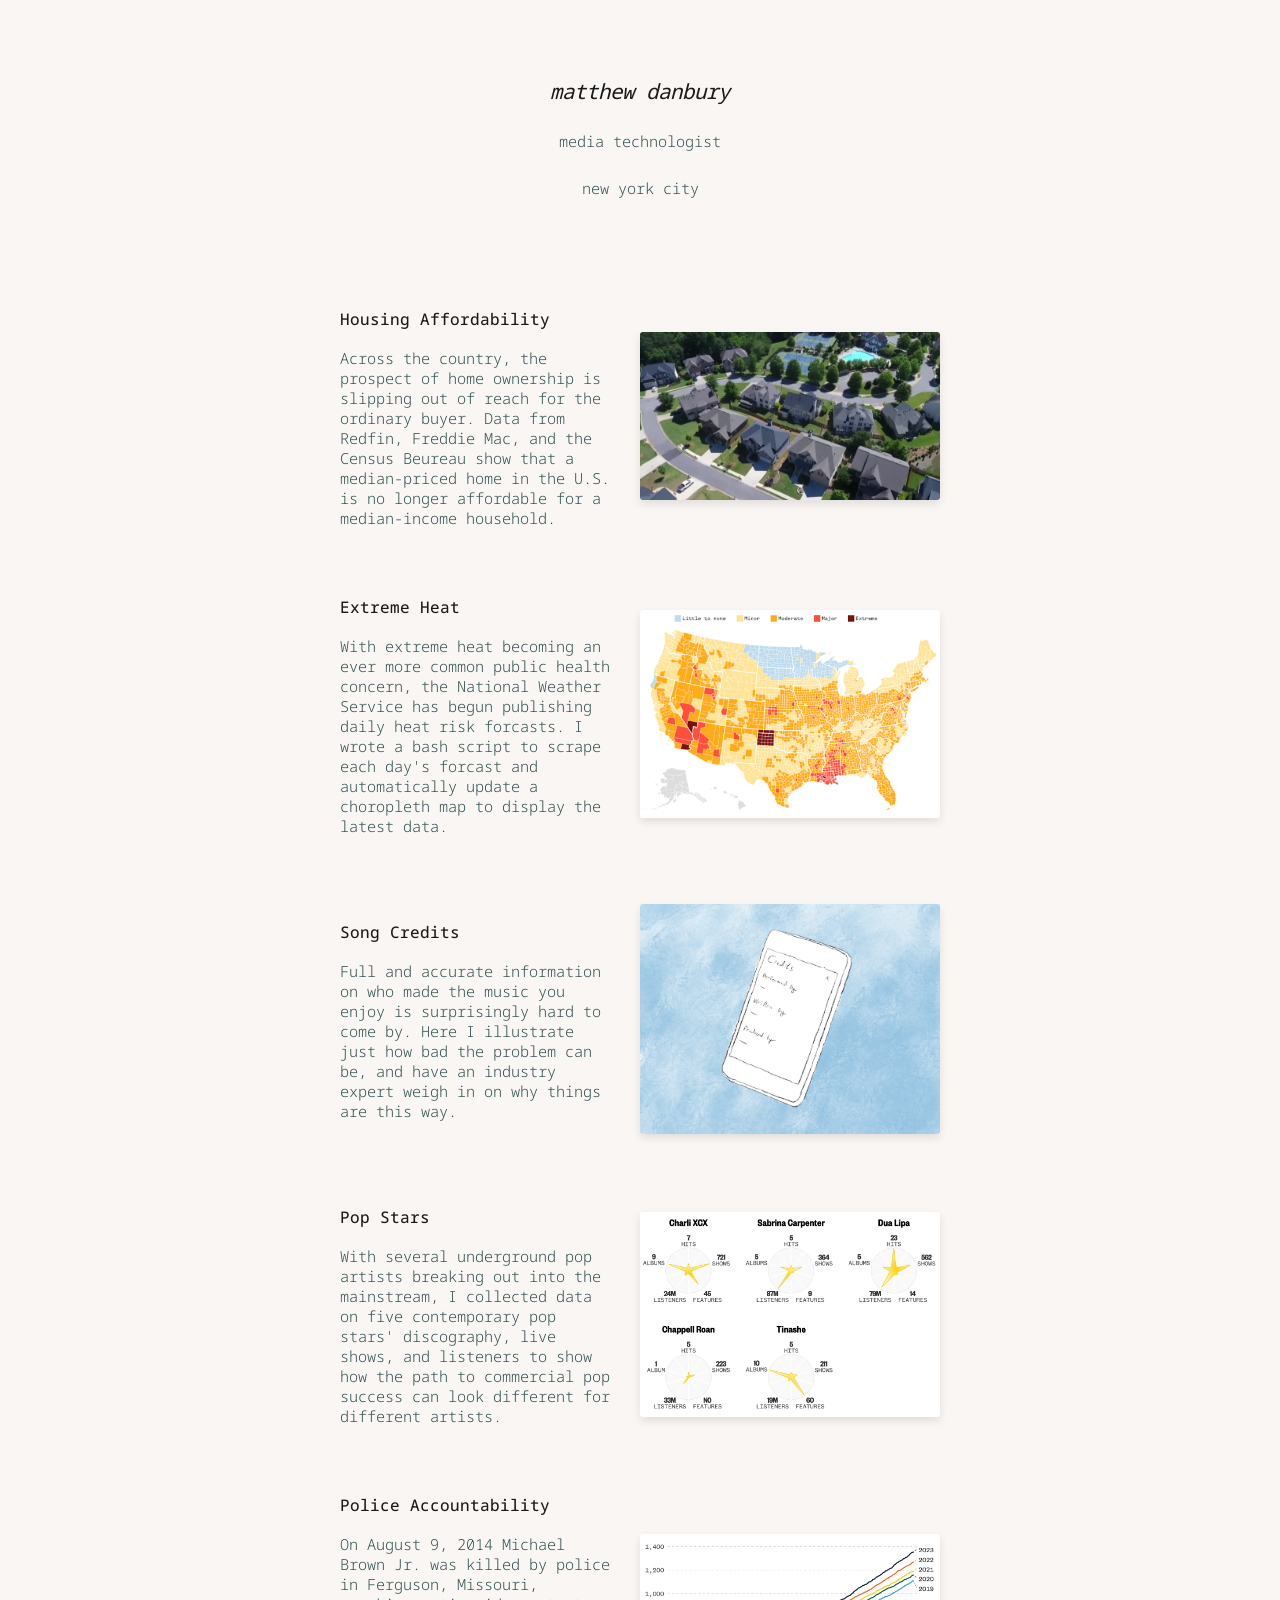
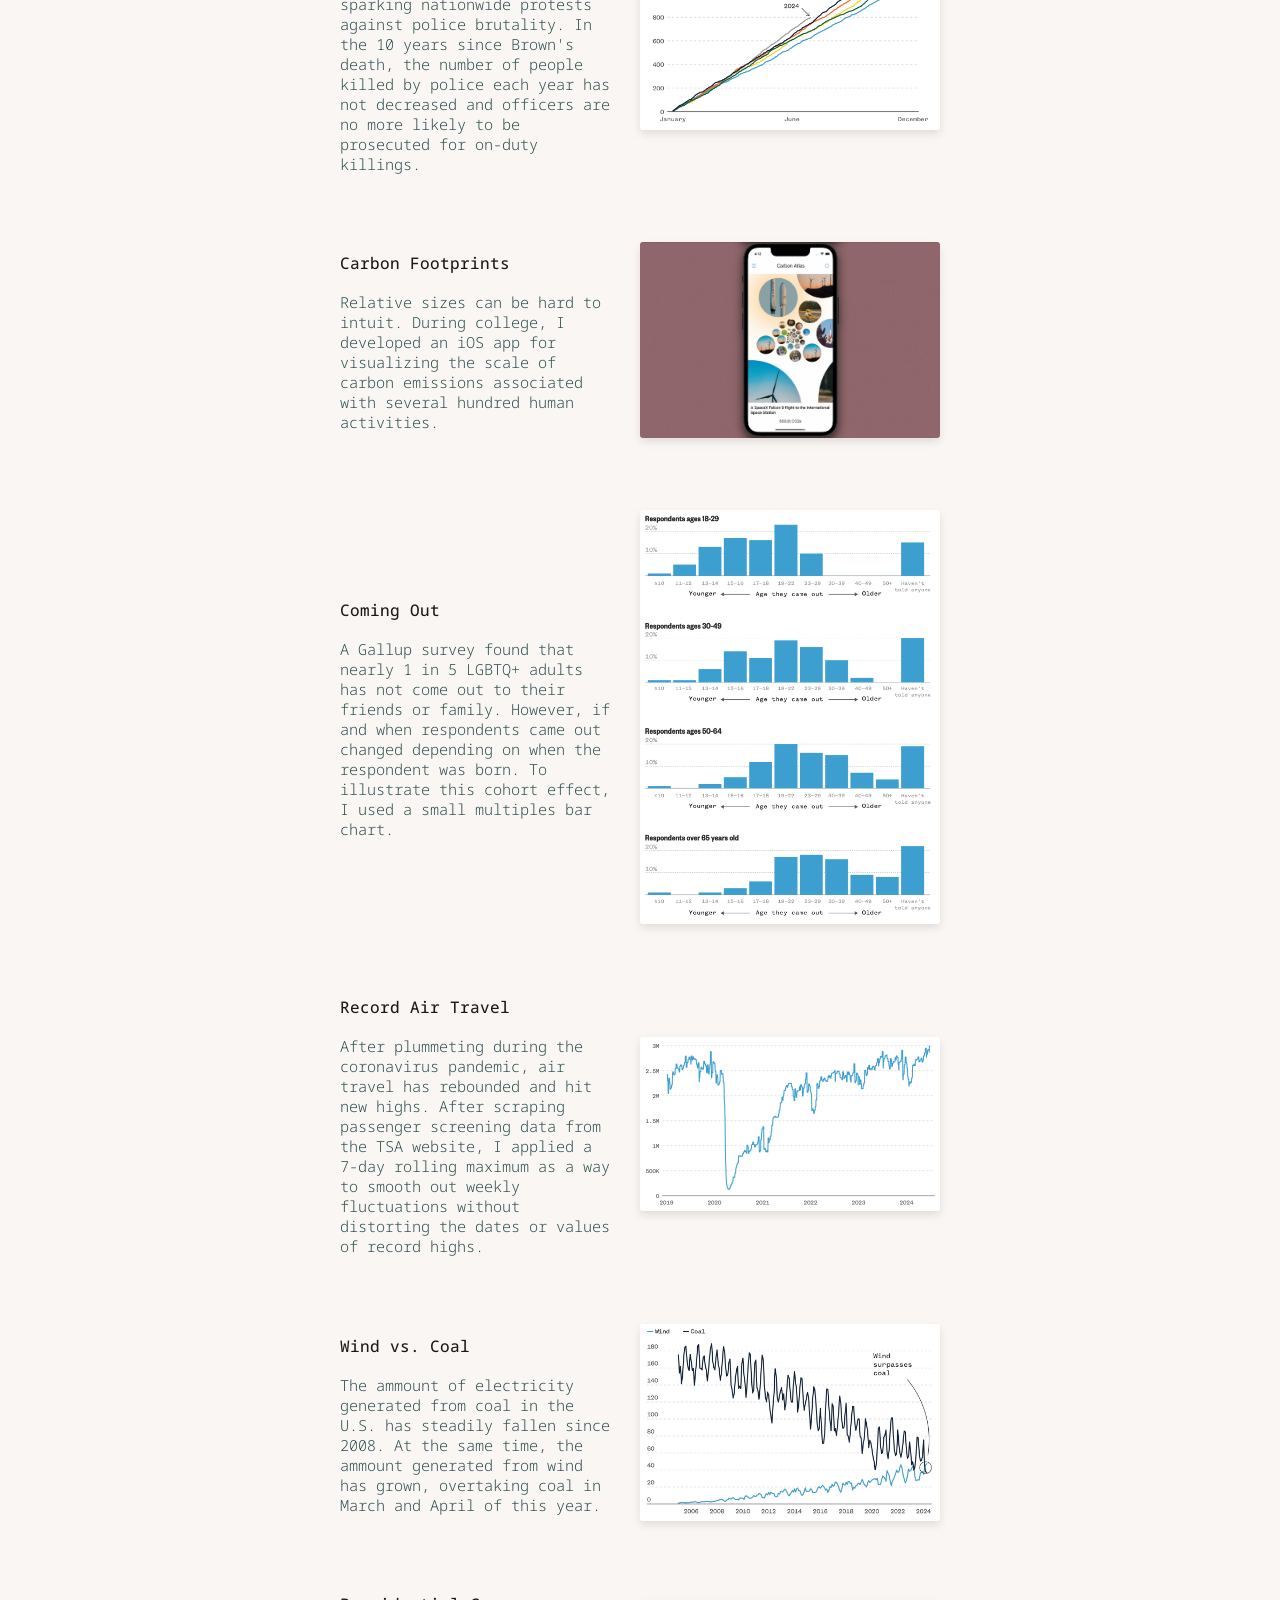
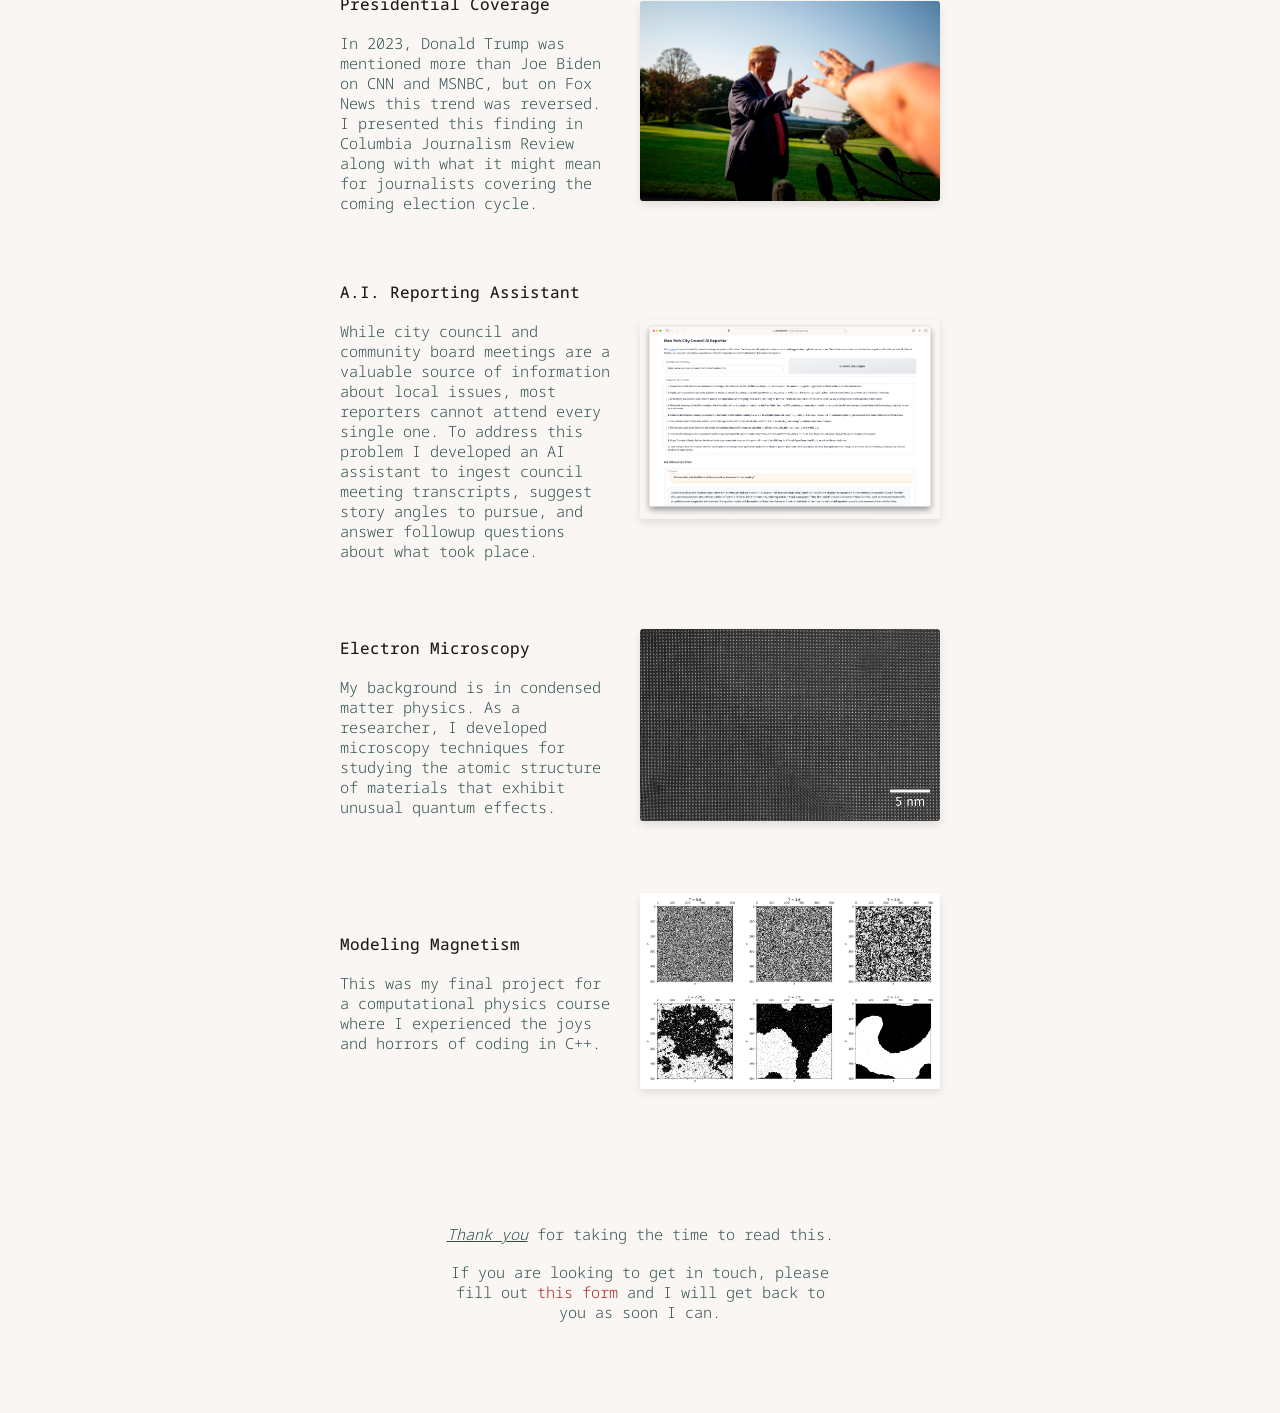
<file: index.html>
<!doctype html>
<html lang="en">
  <head>
    <meta charset="UTF-8" />
    <meta name="viewport" content="width=device-width, initial-scale=1.0" />
    <title>Matthew Danbury</title>
    <link rel="preconnect" href="https://fonts.googleapis.com" />
    <link rel="preconnect" href="https://fonts.gstatic.com" crossorigin />
    <link
      href="https://fonts.googleapis.com/css2?family=Noto+Sans+Mono:wdth,wght@62.5..100,100..900&display=swap"
      rel="stylesheet"
    />
    <link rel="stylesheet" href="reset.css" />
    <link rel="stylesheet" href="styles.css" />
  </head>
  <body>
    <div class="header">
      <div class="intro">
        <h1>matthew danbury</h1>
        <br />
        <br />
        <h2>media technologist</h2>
        <br />
        <br />
        <h2>new york city</h2>
      </div>
    </div>

    <div class="body">
      <!-- .graphics-container>.caption>h3+br+p>Lorem^^a>img^^br -->
      <!-- <br /> -->
      <p class="year">2024</p>
      <br />
      <div class="graphics-container">
        <div class="caption">
          <h3>Housing Affordability</h3>
          <br />
          <p>
            Across the country, the prospect of home ownership is slipping out
            of reach for the ordinary buyer. Data from Redfin, Freddie Mac, and
            the Census Beureau show that a median-priced home in the U.S. is no
            longer affordable for a median-income household.
          </p>
        </div>
        <a
          href="https://www.nbcnews.com/data-graphics/housing-affordability-worst-and-costs-highest-rcna155285"
          ><img src="assets/housing_affordability.webp" alt=""
        /></a>
      </div>
      <br />
      <div class="graphics-container">
        <div class="caption">
          <h3>Extreme Heat</h3>
          <br />
          <p>
            With extreme heat becoming an ever more common public health
            concern, the National Weather Service has begun publishing daily
            heat risk forcasts. I wrote a bash script to scrape each day's
            forcast and automatically update a choropleth map to display the
            latest data.
          </p>
        </div>
        <a
          href="https://www.nbcnews.com/health/health-news/extreme-heat-chronic-health-conditions-record-temperature-rcna162137"
          ><img src="assets/extreme_heat_2.png" alt=""
        /></a>
      </div>
      <br />
      <div class="graphics-container">
        <div class="caption">
          <h3>Song Credits</h3>
          <br />
          <p>
            Full and accurate information on who made the music you enjoy is
            surprisingly hard to come by. Here I illustrate just how bad the
            problem can be, and have an industry expert weigh in on why things
            are this way.
          </p>
        </div>
        <a href="https://mjdanbury.github.io/credit-report/"
          ><img src="assets/credits.png" alt=""
        /></a>
      </div>
      <br />
      <div class="graphics-container">
        <div class="caption">
          <h3>Pop Stars</h3>
          <br />
          <p>
            With several underground pop artists breaking out into the
            mainstream, I collected data on five contemporary pop stars'
            discography, live shows, and listeners to show how the path to
            commercial pop success can look different for different artists.
          </p>
        </div>
        <a
          href="https://www.nbcnews.com/pop-culture/pop-culture-news/chappell-roan-sabrina-carpenter-charli-xcx-tinashe-redefining-pop-star-rcna159854"
          ><img src="assets/pop_stars_4.png" alt="pop stars"
        /></a>
      </div>
      <br />
      <div class="graphics-container">
        <div class="caption">
          <h3>Police Accountability</h3>
          <br />
          <p>
            On August 9, 2014 Michael Brown Jr. was killed by police in
            Ferguson, Missouri, sparking nationwide protests against police
            brutality. In the 10 years since Brown's death, the number of people
            killed by police each year has not decreased and officers are no
            more likely to be prosecuted for on-duty killings.
          </p>
        </div>
        <a
          href="https://www.nbcnews.com/data-graphics/data-police-killings-changed-10-years-ferguson-rcna163847"
          ><img src="assets/police.png" alt=""
        /></a>
      </div>
      <br />
      <div class="graphics-container">
        <div class="caption">
          <h3>Carbon Footprints</h3>
          <br />
          <p>
            Relative sizes can be hard to intuit. During college, I developed an
            iOS app for visualizing the scale of carbon emissions associated
            with several hundred human activities.
          </p>
        </div>
        <a href="https://www.youtube.com/watch?v=psbfTV39fs4"
          ><img src="assets/carbonApp.jpeg" alt="Two cats"
        /></a>
      </div>
      <br />
      <div class="graphics-container">
        <div class="caption">
          <h3>Coming Out</h3>
          <br />
          <p>
            A Gallup survey found that nearly 1 in 5 LGBTQ+ adults has not come
            out to their friends or family. However, if and when respondents
            came out changed depending on when the respondent was born. To
            illustrate this cohort effect, I used a small multiples bar chart.
          </p>
        </div>
        <a
          href="https://www.nbcnews.com/nbc-out/out-news/lgbtq-adults-never-come-out-gallup-survey-rcna164086"
          ><img src="assets/coming_out_2.png" alt=""
        /></a>
      </div>
      <br />
      <div class="graphics-container">
        <div class="caption">
          <h3>Record Air Travel</h3>
          <br />
          <p>
            After plummeting during the coronavirus pandemic, air travel has
            rebounded and hit new highs. After scraping passenger screening data
            from the TSA website, I applied a 7-day rolling maximum as a way to
            smooth out weekly fluctuations without distorting the dates or
            values of record highs.
          </p>
        </div>
        <a
          href="https://www.nbcnews.com/business/travel/tsa-airport-screenings-hit-time-high-rcna159009"
          ><img src="assets/air_travel.png" alt=""
        /></a>
      </div>
      <br />
      <div class="graphics-container">
        <div class="caption">
          <h3>Wind vs. Coal</h3>
          <br />
          <p>
            The ammount of electricity generated from coal in the U.S. has
            steadily fallen since 2008. At the same time, the ammount generated
            from wind has grown, overtaking coal in March and April of this
            year.
          </p>
        </div>
        <a
          href="https://www.nbcnews.com/science/environment/wind-power-surpassed-coal-march-april-rcna161242"
          ><img src="assets/wind_coal.jpg" alt=""
        /></a>
      </div>
      <br />
      <!-- <p class="year">2023</p> -->
      <!-- <br /> -->
      <div class="graphics-container">
        <div class="caption">
          <h3>Presidential Coverage</h3>
          <br />
          <p>
            In 2023, Donald Trump was mentioned more than Joe Biden on CNN and
            MSNBC, but on Fox News this trend was reversed. I presented this
            finding in Columbia Journalism Review along with what it might mean
            for journalists covering the coming election cycle.
          </p>
        </div>
        <a
          href="https://www.cjr.org/analysis/trump-has-recaptured-cable-tvs-attention.php"
          ><img src="assets/tump.jpg" alt="trump biden"
        /></a>
      </div>
      <br />
      <div class="graphics-container">
        <div class="caption">
          <h3>A.I. Reporting Assistant</h3>
          <br />
          <p>
            While city council and community board meetings are a valuable
            source of information about local issues, most reporters cannot
            attend every single one. To address this problem I developed an AI
            assistant to ingest council meeting transcripts, suggest story
            angles to pursue, and answer followup questions about what took
            place.
          </p>
        </div>
        <a href="https://github.com/mjdanbury/CityCouncilReporter"
          ><img src="assets/councilreporter.png" alt="chat bot"
        /></a>
      </div>
      <!-- <br /> -->
      <!-- <p class="year">2022</p> -->
      <!-- <br /> -->
      <!-- <p class="year">2018</p> -->
      <br />
      <div class="graphics-container">
        <div class="caption">
          <h3>Electron Microscopy</h3>
          <br />
          <p>
            My background is in condensed matter physics. As a researcher, I
            developed microscopy techniques for studying the atomic structure of
            materials that exhibit unusual quantum effects.
          </p>
        </div>
        <a href="files/kem.pdf"><img src="assets/atoms.jpg" alt="atoms" /></a>
      </div>
      <br />
      <div class="graphics-container">
        <div class="caption">
          <h3>Modeling Magnetism</h3>
          <br />
          <p>
            This was my final project for a computational physics course where I
            experienced the joys and horrors of coding in C++.
          </p>
        </div>
        <a href="files/ising.pdf"
          ><img src="assets/ising.png" alt="magnets"
        /></a>
      </div>
    </div>
    <div class="footer">
      <div class="outro">
        <p><em>Thank you</em> for taking the time to read this.</p>
        <br />
        <p>
          If you are looking to get in touch, please fill out
          <a href="https://forms.gle/gq2cK4b1RNAeKS8i6">this form</a> and I will
          get back to you as soon I can.
        </p>
      </div>
    </div>
  </body>
</html>
</file>
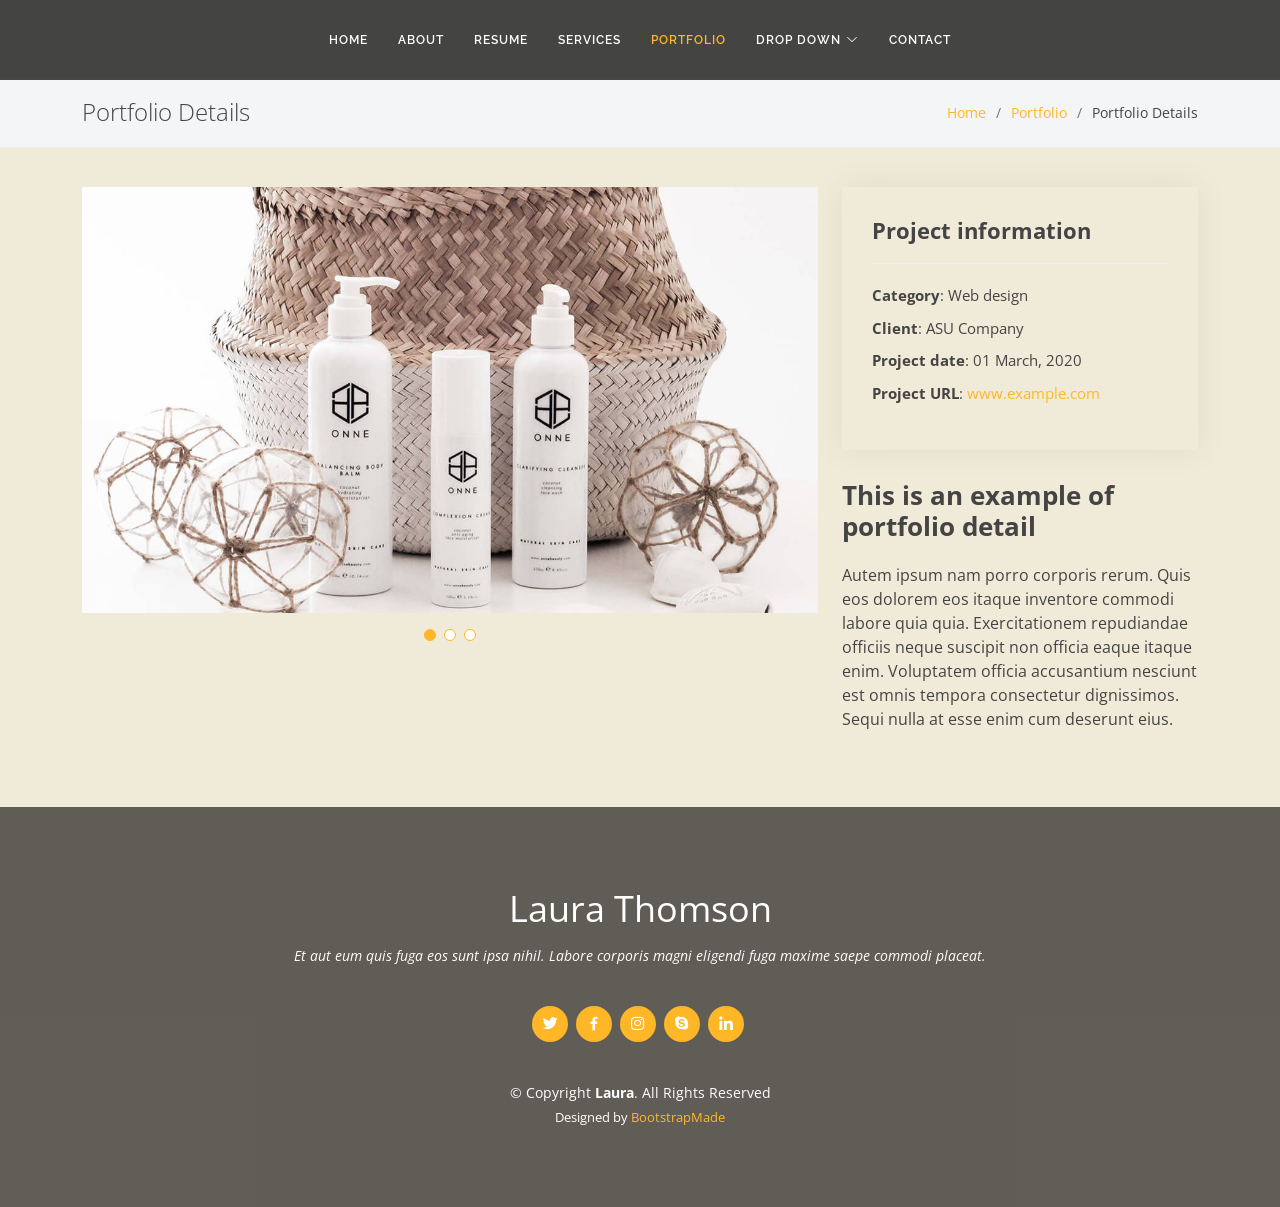
<file: Cuprate.html>
<!DOCTYPE html>
<html lang="en">

<head>
  <meta charset="utf-8">
  <meta content="width=device-width, initial-scale=1.0" name="viewport">

  <title>Portfolio Details - Laura Bootstrap Template</title>
  <meta content="" name="description">
  <meta content="" name="keywords">

  <!-- Favicons -->
  <link href="assets/img/favicon.png" rel="icon">
  <link href="assets/img/favicon.png" rel="apple-touch-icon">

  <!-- Google Fonts -->
  <link href="https://fonts.googleapis.com/css?family=Open+Sans:300,300i,400,400i,600,600i,700,700i|Raleway:300,300i,400,400i,500,500i,600,600i,700,700i|Satisfy" rel="stylesheet">

  <!-- Vendor CSS Files -->
  <link href="assets/vendor/bootstrap/css/bootstrap.min.css" rel="stylesheet">
  <link href="assets/vendor/bootstrap-icons/bootstrap-icons.css" rel="stylesheet">
  <link href="assets/vendor/boxicons/css/boxicons.min.css" rel="stylesheet">
  <link href="assets/vendor/glightbox/css/glightbox.min.css" rel="stylesheet">
  <link href="assets/vendor/swiper/swiper-bundle.min.css" rel="stylesheet">

  <!-- Template Main CSS File -->
  <link href="assets/css/style.css" rel="stylesheet">

  <!-- =======================================================
  * Template Name: Laura - v4.1.0
  * Template URL: https://bootstrapmade.com/laura-free-creative-bootstrap-theme/
  * Author: BootstrapMade.com
  * License: https://bootstrapmade.com/license/
  ======================================================== -->
</head>

<body>

  <!-- ======= Header ======= -->
  <header id="header" class="fixed-top d-flex justify-content-center align-items-center ">

    <nav id="navbar" class="navbar">
      <ul>
        <li><a class="nav-link scrollto " href="#hero">Home</a></li>
        <li><a class="nav-link scrollto" href="#about">About</a></li>
        <li><a class="nav-link scrollto" href="#resume">Resume</a></li>
        <li><a class="nav-link scrollto" href="#services">Services</a></li>
        <li><a class="nav-link scrollto active" href="#portfolio">Portfolio</a></li>
        <li class="dropdown"><a href="#"><span>Drop Down</span> <i class="bi bi-chevron-down"></i></a>
          <ul>
            <li><a href="#">Drop Down 1</a></li>
            <li class="dropdown"><a href="#"><span>Deep Drop Down</span> <i class="bi bi-chevron-right"></i></a>
              <ul>
                <li><a href="#">Deep Drop Down 1</a></li>
                <li><a href="#">Deep Drop Down 2</a></li>
                <li><a href="#">Deep Drop Down 3</a></li>
                <li><a href="#">Deep Drop Down 4</a></li>
                <li><a href="#">Deep Drop Down 5</a></li>
              </ul>
            </li>
            <li><a href="#">Drop Down 2</a></li>
            <li><a href="#">Drop Down 3</a></li>
            <li><a href="#">Drop Down 4</a></li>
          </ul>
        </li>
        <li><a class="nav-link scrollto" href="#contact">Contact</a></li>
      </ul>
      <i class="bi bi-list mobile-nav-toggle"></i>
    </nav><!-- .navbar -->

  </header><!-- End Header -->

  <main id="main">

    <!-- ======= Breadcrumbs Section ======= -->
    <section class="breadcrumbs">
      <div class="container">

        <div class="d-flex justify-content-between align-items-center">
          <h2>Portfolio Details</h2>
          <ol>
            <li><a href="index.html">Home</a></li>
            <li><a href="portfolio.html">Portfolio</a></li>
            <li>Portfolio Details</li>
          </ol>
        </div>

      </div>
    </section><!-- Breadcrumbs Section -->

    <!-- ======= Portfolio Details Section ======= -->
    <section id="portfolio-details" class="portfolio-details">
      <div class="container">

        <div class="row gy-4">

          <div class="col-lg-8">
            <div class="portfolio-details-slider swiper-container">
              <div class="swiper-wrapper align-items-center">

                <div class="swiper-slide">
                  <img src="assets/img/portfolio/portfolio-details-1.jpg" alt="">
                </div>

                <div class="swiper-slide">
                  <img src="assets/img/portfolio/portfolio-details-2.jpg" alt="">
                </div>

                <div class="swiper-slide">
                  <img src="assets/img/portfolio/portfolio-details-3.jpg" alt="">
                </div>

              </div>
              <div class="swiper-pagination"></div>
            </div>
          </div>

          <div class="col-lg-4">
            <div class="portfolio-info">
              <h3>Project information</h3>
              <ul>
                <li><strong>Category</strong>: Web design</li>
                <li><strong>Client</strong>: ASU Company</li>
                <li><strong>Project date</strong>: 01 March, 2020</li>
                <li><strong>Project URL</strong>: <a href="#">www.example.com</a></li>
              </ul>
            </div>
            <div class="portfolio-description">
              <h2>This is an example of portfolio detail</h2>
              <p>
                Autem ipsum nam porro corporis rerum. Quis eos dolorem eos itaque inventore commodi labore quia quia. Exercitationem repudiandae officiis neque suscipit non officia eaque itaque enim. Voluptatem officia accusantium nesciunt est omnis tempora consectetur dignissimos. Sequi nulla at esse enim cum deserunt eius.
              </p>
            </div>
          </div>

        </div>

      </div>
    </section><!-- End Portfolio Details Section -->

  </main><!-- End #main -->

  <!-- ======= Footer ======= -->
  <footer id="footer">
    <div class="container">
      <h3>Laura Thomson</h3>
      <p>Et aut eum quis fuga eos sunt ipsa nihil. Labore corporis magni eligendi fuga maxime saepe commodi placeat.</p>
      <div class="social-links">
        <a href="#" class="twitter"><i class="bx bxl-twitter"></i></a>
        <a href="#" class="facebook"><i class="bx bxl-facebook"></i></a>
        <a href="#" class="instagram"><i class="bx bxl-instagram"></i></a>
        <a href="#" class="google-plus"><i class="bx bxl-skype"></i></a>
        <a href="#" class="linkedin"><i class="bx bxl-linkedin"></i></a>
      </div>
      <div class="copyright">
        &copy; Copyright <strong><span>Laura</span></strong>. All Rights Reserved
      </div>
      <div class="credits">
        <!-- All the links in the footer should remain intact. -->
        <!-- You can delete the links only if you purchased the pro version. -->
        <!-- Licensing information: https://bootstrapmade.com/license/ -->
        <!-- Purchase the pro version with working PHP/AJAX contact form: https://bootstrapmade.com/laura-free-creative-bootstrap-theme/ -->
        Designed by <a href="https://bootstrapmade.com/">BootstrapMade</a>
      </div>
    </div>
  </footer><!-- End Footer -->

  <a href="#" class="back-to-top d-flex align-items-center justify-content-center"><i class="bi bi-arrow-up-short"></i></a>

  <!-- Vendor JS Files -->
  <script src="assets/vendor/bootstrap/js/bootstrap.bundle.min.js"></script>
  <script src="assets/vendor/glightbox/js/glightbox.min.js"></script>
  <script src="assets/vendor/isotope-layout/isotope.pkgd.min.js"></script>
  <script src="assets/vendor/php-email-form/validate.js"></script>
  <script src="assets/vendor/purecounter/purecounter.js"></script>
  <script src="assets/vendor/swiper/swiper-bundle.min.js"></script>
  <script src="assets/vendor/waypoints/noframework.waypoints.js"></script>

  <!-- Template Main JS File -->
  <script src="assets/js/main.js"></script>

</body>

</html>
</file>
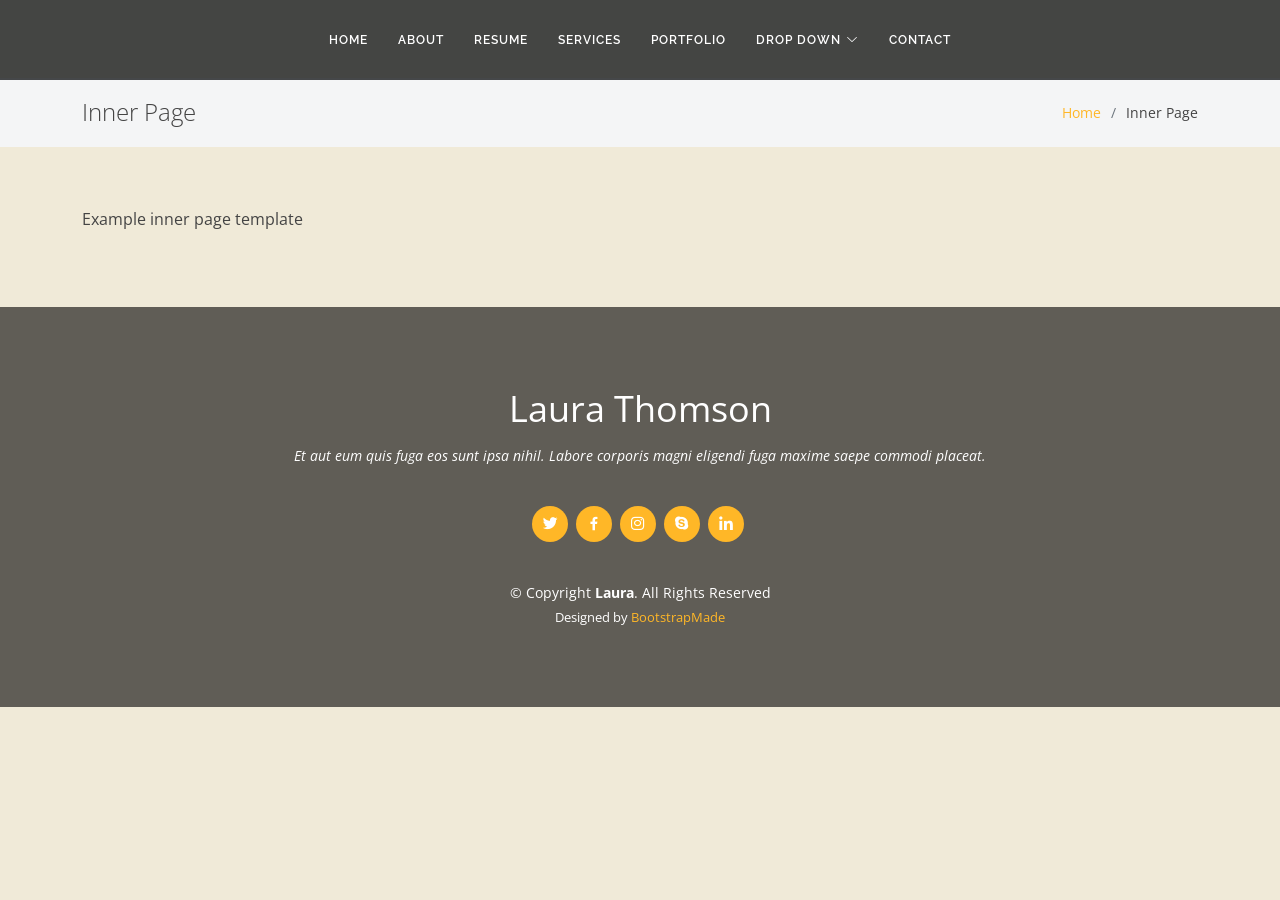
<file: inner-page.html>
<!DOCTYPE html>
<html lang="en">

<head>
  <meta charset="utf-8">
  <meta content="width=device-width, initial-scale=1.0" name="viewport">

  <title>Inner Page - Laura Bootstrap Template</title>
  <meta content="" name="description">
  <meta content="" name="keywords">

  <!-- Favicons -->
  <link href="assets/img/favicon.png" rel="icon">
  <link href="assets/img/favicon.png" rel="apple-touch-icon">

  <!-- Google Fonts -->
  <link href="https://fonts.googleapis.com/css?family=Open+Sans:300,300i,400,400i,600,600i,700,700i|Raleway:300,300i,400,400i,500,500i,600,600i,700,700i|Satisfy" rel="stylesheet">

  <!-- Vendor CSS Files -->
  <link href="assets/vendor/bootstrap/css/bootstrap.min.css" rel="stylesheet">
  <link href="assets/vendor/bootstrap-icons/bootstrap-icons.css" rel="stylesheet">
  <link href="assets/vendor/boxicons/css/boxicons.min.css" rel="stylesheet">
  <link href="assets/vendor/glightbox/css/glightbox.min.css" rel="stylesheet">
  <link href="assets/vendor/swiper/swiper-bundle.min.css" rel="stylesheet">

  <!-- Template Main CSS File -->
  <link href="assets/css/style.css" rel="stylesheet">

  <!-- =======================================================
  * Template Name: Laura - v4.1.0
  * Template URL: https://bootstrapmade.com/laura-free-creative-bootstrap-theme/
  * Author: BootstrapMade.com
  * License: https://bootstrapmade.com/license/
  ======================================================== -->
</head>

<body>

  <!-- ======= Header ======= -->
  <header id="header" class="fixed-top d-flex justify-content-center align-items-center ">

    <nav id="navbar" class="navbar">
      <ul>
        <li><a class="nav-link scrollto " href="#hero">Home</a></li>
        <li><a class="nav-link scrollto" href="#about">About</a></li>
        <li><a class="nav-link scrollto" href="#resume">Resume</a></li>
        <li><a class="nav-link scrollto" href="#services">Services</a></li>
        <li><a class="nav-link scrollto " href="#portfolio">Portfolio</a></li>
        <li class="dropdown"><a href="#"><span>Drop Down</span> <i class="bi bi-chevron-down"></i></a>
          <ul>
            <li><a href="#">Drop Down 1</a></li>
            <li class="dropdown"><a href="#"><span>Deep Drop Down</span> <i class="bi bi-chevron-right"></i></a>
              <ul>
                <li><a href="#">Deep Drop Down 1</a></li>
                <li><a href="#">Deep Drop Down 2</a></li>
                <li><a href="#">Deep Drop Down 3</a></li>
                <li><a href="#">Deep Drop Down 4</a></li>
                <li><a href="#">Deep Drop Down 5</a></li>
              </ul>
            </li>
            <li><a href="#">Drop Down 2</a></li>
            <li><a href="#">Drop Down 3</a></li>
            <li><a href="#">Drop Down 4</a></li>
          </ul>
        </li>
        <li><a class="nav-link scrollto" href="#contact">Contact</a></li>
      </ul>
      <i class="bi bi-list mobile-nav-toggle"></i>
    </nav><!-- .navbar -->

  </header><!-- End Header -->

  <main id="main">

    <!-- ======= Breadcrumbs ======= -->
    <section class="breadcrumbs">
      <div class="container">

        <div class="d-flex justify-content-between align-items-center">
          <h2>Inner Page</h2>
          <ol>
            <li><a href="index.html">Home</a></li>
            <li>Inner Page</li>
          </ol>
        </div>

      </div>
    </section><!-- End Breadcrumbs -->

    <section class="inner-page">
      <div class="container">
        <p>
          Example inner page template
        </p>
      </div>
    </section>

  </main><!-- End #main -->

  <!-- ======= Footer ======= -->
  <footer id="footer">
    <div class="container">
      <h3>Laura Thomson</h3>
      <p>Et aut eum quis fuga eos sunt ipsa nihil. Labore corporis magni eligendi fuga maxime saepe commodi placeat.</p>
      <div class="social-links">
        <a href="#" class="twitter"><i class="bx bxl-twitter"></i></a>
        <a href="#" class="facebook"><i class="bx bxl-facebook"></i></a>
        <a href="#" class="instagram"><i class="bx bxl-instagram"></i></a>
        <a href="#" class="google-plus"><i class="bx bxl-skype"></i></a>
        <a href="#" class="linkedin"><i class="bx bxl-linkedin"></i></a>
      </div>
      <div class="copyright">
        &copy; Copyright <strong><span>Laura</span></strong>. All Rights Reserved
      </div>
      <div class="credits">
        <!-- All the links in the footer should remain intact. -->
        <!-- You can delete the links only if you purchased the pro version. -->
        <!-- Licensing information: https://bootstrapmade.com/license/ -->
        <!-- Purchase the pro version with working PHP/AJAX contact form: https://bootstrapmade.com/laura-free-creative-bootstrap-theme/ -->
        Designed by <a href="https://bootstrapmade.com/">BootstrapMade</a>
      </div>
    </div>
  </footer><!-- End Footer -->

  <a href="#" class="back-to-top d-flex align-items-center justify-content-center"><i class="bi bi-arrow-up-short"></i></a>

  <!-- Vendor JS Files -->
  <script src="assets/vendor/bootstrap/js/bootstrap.bundle.min.js"></script>
  <script src="assets/vendor/glightbox/js/glightbox.min.js"></script>
  <script src="assets/vendor/isotope-layout/isotope.pkgd.min.js"></script>
  <script src="assets/vendor/php-email-form/validate.js"></script>
  <script src="assets/vendor/purecounter/purecounter.js"></script>
  <script src="assets/vendor/swiper/swiper-bundle.min.js"></script>
  <script src="assets/vendor/waypoints/noframework.waypoints.js"></script>

  <!-- Template Main JS File -->
  <script src="assets/js/main.js"></script>

</body>

</html>
</file>
<file: styles.css>
body {
  /* background: #f5f1e9; */
  background: #f9f6f4;
  font-size: 16px;
  color: darkslategray;
}

.header {
  /* background: red; */
  height: 30vh;
  min-height: 225px;
}

.intro {
  /* background: orange; */
  width: 200px;
  margin: 0 auto;
  text-align: center;
  /* text-align-last: justify; */
  position: relative;
  top: 30%;
}

h1 {
  font-family: "Noto Sans Mono", monospace;
  font-size: 1.3em;
  font-style: italic;
  color: #1a1a1a;
}

h2,
p {
  font-family: "Noto Sans Mono", monospace;
  font-size: 0.95em;
  font-weight: 300;
  color: darkslategray;
}

.body {
  /* background: yellow; */
  max-width: 600px;
  margin: 0 auto;
  line-height: normal;
}

.year {
  /* background: green; */
  text-align: right;
  visibility: hidden;
}

.graphics-container {
  /* background: blue; */
  display: flex;
  padding-bottom: 50px;
  align-items: center;
}

.caption {
  /* background: purple; */
  text-align: left;
  margin-right: 25px;
}

h3 {
  font-family: "Noto Sans Mono", monospace;
  font-size: 1em;
  font-weight: 450;
  color: #1a1a1a;
}

.graphics-container img {
  width: 300px;
}

img:hover {
  opacity: 0.5;
  cursor: pointer;
}

img {
  border-radius: 3px;
}

img {
  box-shadow: 0 4px 8px rgba(0, 0, 0, 0.1);
}

a {
  text-decoration: none;
  color: firebrick;
}

.footer {
  height: 30vh;
}

.outro {
  /* background: green; */
  max-width: 400px;
  margin: 0 auto;
  text-align: center;
  position: relative;
  top: 30%;
  line-height: normal;
}

em {
  font-style: italic;
  text-decoration: underline;
}

@media (max-width: 650px) {
  .body,
  .outro {
    padding-left: 25px;
    padding-right: 25px;
  }

  .graphics-container {
    /* background: red; */
    display: flex;
    flex-direction: column;
  }

  .graphics-container img {
    width: 100%;
  }

  .caption {
    margin-bottom: 10px;
    margin-right: 0px;
  }
}
</file>
<file: assets/css/style.css>
/**
* Template Name: Laura - v4.1.0
* Template URL: https://bootstrapmade.com/laura-free-creative-bootstrap-theme/
* Author: BootstrapMade.com
* License: https://bootstrapmade.com/license/
*/

/*--------------------------------------------------------------
# General
--------------------------------------------------------------*/
body {
  font-family: "Open Sans", sans-serif;
  color: #444444;
  background: rgba(231, 220, 190, 0.6)
}

a {
  color: #ffb727;
  text-decoration: none;
}

a:hover {
  color: #ffc85a;
  text-decoration: none;
}

h1, h2, h3, h4, h5, h6 {
  font-family: "Open Sans", sans-serif;
}

/*--------------------------------------------------------------
# Back to top button
--------------------------------------------------------------*/
.back-to-top {
  position: fixed;
  visibility: hidden;
  opacity: 0;
  right: 15px;
  bottom: 15px;
  z-index: 996;
  background: #ffb727;
  width: 40px;
  height: 40px;
  border-radius: 4px;
  transition: all 0.4s;
}

.back-to-top i {
  font-size: 28px;
  color: #fff;
  line-height: 0;
}

.back-to-top:hover {
  background: #ffc550;
  color: #fff;
}

.back-to-top.active {
  visibility: visible;
  opacity: 1;
}

/*--------------------------------------------------------------
# Header
--------------------------------------------------------------*/
#header {
  z-index: 997;
  transition: all 0.5s;
  height: 80px;
  background: rgba(25, 28, 31, 0.8);
}

#header.header-transparent {
  background: transparent;
}

#header.header-scrolled {
  height: 60px;
  background: rgba(25, 28, 31, 0.8);
}

/*--------------------------------------------------------------
# Navigation Menu
--------------------------------------------------------------*/
/**
* Desktop Navigation
*/
.navbar {
  padding: 0;
}

.navbar ul {
  margin: 0;
  padding: 0;
  display: flex;
  list-style: none;
  align-items: center;
}

.navbar li {
  position: relative;
}

.navbar a {
  display: flex;
  align-items: center;
  justify-content: space-between;
  padding: 10px 15px;
  color: #fff;
  white-space: nowrap;
  transition: 0.3s;
  font-size: 12px;
  font-family: "Raleway", sans-serif;
  text-transform: uppercase;
  font-weight: 600;
  letter-spacing: 1px;
}

.navbar a i {
  font-size: 12px;
  line-height: 0;
  margin-left: 5px;
}

.navbar a:hover, .navbar .active, .navbar li:hover > a {
  color: #ffb727;
}

.navbar .dropdown ul {
  display: block;
  position: absolute;
  left: 14px;
  top: calc(100% + 30px);
  margin: 0;
  padding: 10px 0;
  z-index: 99;
  opacity: 0;
  visibility: hidden;
  background: #fff;
  box-shadow: 0px 0px 30px rgba(127, 137, 161, 0.25);
  transition: 0.3s;
  border-radius: 4px;
}

.navbar .dropdown ul li {
  min-width: 200px;
}

.navbar .dropdown ul a {
  padding: 10px 20px;
  font-size: 14px;
  text-transform: none;
  font-weight: 400;
  color: #3b434a;
  letter-spacing: 1px;
}

.navbar .dropdown ul a i {
  font-size: 12px;
}

.navbar .dropdown ul a:hover, .navbar .dropdown ul .active:hover, .navbar .dropdown ul li:hover > a {
  color: #ffb727;
}

.navbar .dropdown:hover > ul {
  opacity: 1;
  top: 100%;
  visibility: visible;
}

.navbar .dropdown .dropdown ul {
  top: 0;
  left: calc(100% - 30px);
  visibility: hidden;
}

.navbar .dropdown .dropdown:hover > ul {
  opacity: 1;
  top: 0;
  left: 100%;
  visibility: visible;
}

@media (max-width: 1366px) {
  .navbar .dropdown .dropdown ul {
    left: -90%;
  }
  .navbar .dropdown .dropdown:hover > ul {
    left: -100%;
  }
}

/**
* Mobile Navigation
*/
.mobile-nav-toggle {
  color: #fff;
  font-size: 28px;
  cursor: pointer;
  display: none;
  line-height: 0;
  transition: 0.5s;
}

@media (max-width: 991px) {
  .mobile-nav-toggle {
    display: block;
  }
  .navbar ul {
    display: none;
  }
}

.navbar-mobile {
  position: fixed;
  overflow: hidden;
  top: 0;
  right: 0;
  left: 0;
  bottom: 0;
  background: rgba(36, 41, 46, 0.9);
  transition: 0.3s;
  z-index: 999;
}

.navbar-mobile .mobile-nav-toggle {
  position: absolute;
  top: 15px;
  right: 15px;
}

.navbar-mobile ul {
  display: block;
  position: absolute;
  top: 55px;
  right: 15px;
  bottom: 15px;
  left: 15px;
  padding: 10px 0;
  border-radius: 10px;
  background-color: #fff;
  overflow-y: auto;
  transition: 0.3s;
}

.navbar-mobile a {
  padding: 10px 20px;
  font-size: 14px;
  color: #3b434a;
}

.navbar-mobile a:hover, .navbar-mobile .active, .navbar-mobile li:hover > a {
  color: #ffb727;
}

.navbar-mobile .getstarted {
  margin: 15px;
}

.navbar-mobile .dropdown ul {
  position: static;
  display: none;
  margin: 10px 20px;
  padding: 10px 0;
  z-index: 99;
  opacity: 1;
  visibility: visible;
  background: #fff;
  box-shadow: 0px 0px 30px rgba(127, 137, 161, 0.25);
}

.navbar-mobile .dropdown ul li {
  min-width: 200px;
}

.navbar-mobile .dropdown ul a {
  padding: 10px 20px;
}

.navbar-mobile .dropdown ul a i {
  font-size: 12px;
}

.navbar-mobile .dropdown ul a:hover, .navbar-mobile .dropdown ul .active:hover, .navbar-mobile .dropdown ul li:hover > a {
  color: #ffb727;
}

.navbar-mobile .dropdown > .dropdown-active {
  display: block;
}

/*--------------------------------------------------------------
# Hero Section
--------------------------------------------------------------*/
#hero {
  width: 100%;
  height: 100vh;
  background: url("../img/cropped-headshot.png") top right;
  background-size: cover;
  position: relative;
}

#hero:before {
  content: "";
  background: rgba(0, 0, 0, 0.5);
  position: absolute;
  bottom: 0;
  top: 0;
  left: 0;
  right: 0;
}

#hero .hero-container {
  position: absolute;
  bottom: 0;
  top: 0;
  left: 0;
  right: 0;
  display: flex;
  justify-content: center;
  align-items: center;
  flex-direction: column;
  padding: 0 15px;
}

#hero h1 {
  margin: 0 0 10px 0;
  font-size: 64px;
  font-family: "Open Sans", serif;
  font-weight: 300;
  color: #fff;
}

#hero h2 {
  color: #eee;
  margin-bottom: 50px;
  font-size: 13px;
  font-weight: 500;
  letter-spacing: 1px;
  text-transform: uppercase;
}

#hero .btn-scroll {
  transition: 0.4s;
  color: rgba(255, 255, 255, 0.6);
  animation: up-down 1s ease-in-out infinite alternate-reverse both;
}

#hero .btn-scroll i {
  font-size: 48px;
}

#hero .btn-scroll:hover {
  color: #ffb727;
}

@media (min-width: 1024px) {
  #hero {
    background-attachment: fixed;
  }
}

@media (max-width: 575px) {
  #hero h1 {
    font-size: 40px;
  }
  #hero h2 {
    text-align: center;
    margin-bottom: 30px;
  }
}

@-webkit-keyframes up-down {
  0% {
    transform: translateY(5px);
  }
  100% {
    transform: translateY(-5px);
  }
}

@keyframes up-down {
  0% {
    transform: translateY(5px);
  }
  100% {
    transform: translateY(-5px);
  }
}

/*--------------------------------------------------------------
# Sections General
--------------------------------------------------------------*/
section {
  padding: 60px 0;
}

.section-bg {
  background-color: #5c5c5c;
}

.section-title {
  text-align: center;
  padding: 30px 0;
  position: relative;
}

.section-title h2 {
  font-size: 32px;
  font-weight: 700;
  text-transform: uppercase;
  margin-bottom: 20px;
  padding-bottom: 0;
  color: #3b434a;
  position: relative;
  z-index: 2;
}

.section-title span {
  position: absolute;
  top: 30px;
  color: #eef0f2;
  left: 0;
  right: 0;
  z-index: 1;
  font-weight: 700;
  font-size: 52px;
  text-transform: uppercase;
  line-height: 0;
}

.section-title p {
  margin-bottom: 0;
  position: relative;
  z-index: 2;
}

@media (max-width: 575px) {
  .section-title h2 {
    font-size: 28px;
    margin-bottom: 15px;
  }
  .section-title span {
    font-size: 38px;
  }
}

/*--------------------------------------------------------------
# Breadcrumbs
--------------------------------------------------------------*/
.breadcrumbs {
  padding: 20px 0;
  background-color: #f4f5f6;
  min-height: 40px;
  margin-top: 78px;
}

@media (max-width: 992px) {
  .breadcrumbs {
    margin-top: 60px;
  }
}

.breadcrumbs h2 {
  font-size: 24px;
  font-weight: 300;
  margin: 0;
}

@media (max-width: 992px) {
  .breadcrumbs h2 {
    margin: 0 0 10px 0;
  }
}

.breadcrumbs ol {
  display: flex;
  flex-wrap: wrap;
  list-style: none;
  padding: 0;
  margin: 0;
  font-size: 14px;
}

.breadcrumbs ol li + li {
  padding-left: 10px;
}

.breadcrumbs ol li + li::before {
  display: inline-block;
  padding-right: 10px;
  color: #6c757d;
  content: "/";
}

@media (max-width: 768px) {
  .breadcrumbs .d-flex {
    display: block !important;
  }
  .breadcrumbs ol {
    display: block;
  }
  .breadcrumbs ol li {
    display: inline-block;
  }
}

/*--------------------------------------------------------------
# About Me
--------------------------------------------------------------*/
.about .content h3 {
  font-weight: 700;
  font-size: 26px;
  color: #3b434a;
  text-transform: uppercase;
}

.about .content ul {
  list-style: none;
  padding: 0;
}

.about .content ul li {
  margin-bottom: 20px;
  display: flex;
  align-items: center;
}

.about .content ul strong {
  margin-right: 10px;
}

.about .content ul i {
  font-size: 16px;
  margin-right: 5px;
  color: #ffb727;
  line-height: 0;
}

.about .content p:last-child {
  margin-bottom: 0;
}

.about .content .count-box {
  width: 100%;
}

.about .content .count-box i {
  display: block;
  font-size: 36px;
  color: #ffb727;
  float: left;
  line-height: 0;
}

.about .content .count-box span {
  font-size: 36px;
  line-height: 30px;
  display: block;
  font-weight: 700;
  color: #3b434a;
  margin-left: 50px;
}

.about .content .count-box p {
  padding: 15px 0 0 0;
  margin: 0 0 0 50px;
  font-family: "Raleway", sans-serif;
  font-size: 14px;
  color: #5d6a75;
}

.about .content .count-box a {
  font-weight: 600;
  display: block;
  margin-top: 20px;
  color: #5d6a75;
  font-size: 15px;
  font-family: "Satisfy", serif;
  transition: ease-in-out 0.3s;
}

.about .content .count-box a:hover {
  color: #82909c;
}

.about .image {
  background: url("../img/fall-headshot.jpg") center center no-repeat;
  background-size: cover;
  min-height: 500px;
}

.about .skills-content {
  margin-top: 30px;
}

.about .skills-content .progress {
  height: 60px;
  display: block;
  background: none;
  border-radius: 0;
}

.about .skills-content .progress .skill {
  padding: 10px 0;
  margin: 0 0 6px 0;
  text-transform: uppercase;
  display: block;
  font-weight: 700;
  font-family: "Raleway", sans-serif;
  color: #3b434a;
}

.about .skills-content .progress .skill .val {
  float: right;
  font-style: normal;
}

.about .skills-content .progress-bar-wrap {
  background: #e6e8eb;
}

.about .skills-content .progress-bar {
  width: 1px;
  height: 10px;
  transition: .9s;
  background-color: #ffb727;
}

/*--------------------------------------------------------------
# My Resume
--------------------------------------------------------------*/
.resume .resume-title {
  font-size: 26px;
  font-weight: 700;
  margin-top: 20px;
  margin-bottom: 20px;
  color: #3b434a;
}

.resume .resume-item {
  padding: 0 0 20px 20px;
  margin-top: -2px;
  border-left: 2px solid #82909c;
  position: relative;
}

.resume .resume-item h4 {
  line-height: 18px;
  font-size: 16px;
  font-weight: 700;
  text-transform: uppercase;
  color: #ffb727;
  margin-bottom: 10px;
}

.resume .resume-item h5 {
  font-size: 16px;
  background: #eef0f2;
  padding: 5px 15px;
  display: inline-block;
  font-weight: 600;
  margin-bottom: 10px;
}

.resume .resume-item ul {
  padding-left: 20px;
}

.resume .resume-item ul li {
  padding-bottom: 10px;
}

.resume .resume-item:last-child {
  padding-bottom: 0;
}

.resume .resume-item::before {
  content: "";
  position: absolute;
  width: 16px;
  height: 16px;
  border-radius: 50px;
  left: -9px;
  top: 0;
  background: #fff;
  border: 2px solid #82909c;
}

/*--------------------------------------------------------------
# My Services
--------------------------------------------------------------*/
.services .icon-box {
  padding: 30px;
  position: relative;
  overflow: hidden;
  background: #fff;
  box-shadow: 0 10px 29px 0 rgba(68, 88, 144, 0.1);
  transition: all 0.3s ease-in-out;
  text-align: center;
  border: 1px solid #fff;
}

.services .icon {
  margin: 0 auto 20px auto;
  padding-top: 17px;
  display: inline-block;
  text-align: center;
  border-radius: 50%;
  width: 72px;
  height: 72px;
  background: #fff4df;
}

.services .icon i {
  font-size: 36px;
  line-height: 1;
  color: #ffb727;
}

.services .title {
  font-weight: 700;
  margin-bottom: 15px;
  font-size: 18px;
}

.services .title a {
  color: #111;
  transition: 0.3s;
}

.services .description {
  font-size: 15px;
  line-height: 28px;
  margin-bottom: 0;
}

.services .icon-box:hover {
  border-color: #ffb727;
}

.services .icon-box:hover .title a {
  color: #ffb727;
}

/*--------------------------------------------------------------
# Testimonials
--------------------------------------------------------------*/
.testimonials {
  padding: 80px 0;
  background: url("../img/testimonials-bg.jpg") no-repeat;
  background-position: center center;
  background-size: cover;
  position: relative;
}

.testimonials::before {
  content: "";
  position: absolute;
  left: 0;
  right: 0;
  top: 0;
  bottom: 0;
  background: rgba(14, 16, 17, 0.7);
}

.testimonials .section-header {
  margin-bottom: 40px;
}

.testimonials .testimonial-item {
  text-align: center;
  color: #fff;
}

.testimonials .testimonial-item .testimonial-img {
  width: 100px;
  border-radius: 50%;
  border: 6px solid rgba(255, 255, 255, 0.15);
  margin: 0 auto;
}

.testimonials .testimonial-item h3 {
  font-size: 20px;
  font-weight: bold;
  margin: 10px 0 5px 0;
  color: #fff;
}

.testimonials .testimonial-item h4 {
  font-size: 14px;
  color: #ddd;
  margin: 0 0 15px 0;
}

.testimonials .testimonial-item .quote-icon-left, .testimonials .testimonial-item .quote-icon-right {
  color: rgba(255, 255, 255, 0.4);
  font-size: 26px;
}

.testimonials .testimonial-item .quote-icon-left {
  display: inline-block;
  left: -5px;
  position: relative;
}

.testimonials .testimonial-item .quote-icon-right {
  display: inline-block;
  right: -5px;
  position: relative;
  top: 10px;
}

.testimonials .testimonial-item p {
  font-style: italic;
  margin: 0 auto 15px auto;
  color: #eee;
}

.testimonials .swiper-pagination {
  margin-top: 20px;
  position: relative;
}

.testimonials .swiper-pagination .swiper-pagination-bullet {
  width: 12px;
  height: 12px;
  opacity: 1;
  background-color: rgba(255, 255, 255, 0.4);
}

.testimonials .swiper-pagination .swiper-pagination-bullet-active {
  background-color: #ffb727;
}

@media (min-width: 992px) {
  .testimonials .testimonial-item p {
    width: 80%;
  }
}

/*--------------------------------------------------------------
# My Portfolio
--------------------------------------------------------------*/
.portfolio #portfolio-flters {
  list-style: none;
  margin-bottom: 20px;
}

.portfolio #portfolio-flters li {
  cursor: pointer;
  display: inline-block;
  margin: 0 10px 10px 10px;
  font-size: 15px;
  font-weight: 600;
  line-height: 1;
  padding: 7px 10px;
  text-transform: uppercase;
  color: #444444;
  transition: all 0.3s ease-in-out;
  border: 2px solid #fff;
}

.portfolio #portfolio-flters li:hover, .portfolio #portfolio-flters li.filter-active {
  color: #f3a200;
  border-color: #ffb727;
}

.portfolio .portfolio-item {
  margin-bottom: 30px;
}

.portfolio .portfolio-item .portfolio-img {
  overflow: hidden;
}

.portfolio .portfolio-item .portfolio-img img {
  transition: all 0.8s ease-in-out;
}

.portfolio .portfolio-item .portfolio-info {
  opacity: 0;
  position: absolute;
  left: 15px;
  bottom: 0;
  z-index: 3;
  right: 15px;
  transition: all ease-in-out 0.3s;
  background: rgba(0, 0, 0, 0.5);
  padding: 10px 15px;
}

.portfolio .portfolio-item .portfolio-info h4 {
  font-size: 18px;
  color: #fff;
  font-weight: 600;
  color: #fff;
  margin-bottom: 0px;
}

.portfolio .portfolio-item .portfolio-info p {
  color: rgba(255, 255, 255, 0.8);
  font-size: 14px;
  margin-bottom: 0;
}

.portfolio .portfolio-item .portfolio-info .preview-link, .portfolio .portfolio-item .portfolio-info .details-link {
  position: absolute;
  right: 40px;
  font-size: 24px;
  top: calc(50% - 18px);
  color: #fff;
  transition: 0.3s;
}

.portfolio .portfolio-item .portfolio-info .preview-link:hover, .portfolio .portfolio-item .portfolio-info .details-link:hover {
  color: #ffc041;
}

.portfolio .portfolio-item .portfolio-info .details-link {
  right: 10px;
}

.portfolio .portfolio-item:hover .portfolio-img img {
  transform: scale(1.2);
}

.portfolio .portfolio-item:hover .portfolio-info {
  opacity: 1;
}

/*--------------------------------------------------------------
# Portfolio Details
--------------------------------------------------------------*/
.portfolio-details {
  padding-top: 40px;
}

.portfolio-details .portfolio-details-slider img {
  width: 100%;
}

.portfolio-details .portfolio-details-slider .swiper-pagination {
  margin-top: 20px;
  position: relative;
}

.portfolio-details .portfolio-details-slider .swiper-pagination .swiper-pagination-bullet {
  width: 12px;
  height: 12px;
  background-color: #fff;
  opacity: 1;
  border: 1px solid #ffb727;
}

.portfolio-details .portfolio-details-slider .swiper-pagination .swiper-pagination-bullet-active {
  background-color: #ffb727;
}

.portfolio-details .portfolio-info {
  padding: 30px;
  box-shadow: 0px 0 30px rgba(59, 67, 74, 0.08);
}

.portfolio-details .portfolio-info h3 {
  font-size: 22px;
  font-weight: 700;
  margin-bottom: 20px;
  padding-bottom: 20px;
  border-bottom: 1px solid #eee;
}

.portfolio-details .portfolio-info ul {
  list-style: none;
  padding: 0;
  font-size: 15px;
}

.portfolio-details .portfolio-info ul li + li {
  margin-top: 10px;
}

.portfolio-details .portfolio-description {
  padding-top: 30px;
}

.portfolio-details .portfolio-description h2 {
  font-size: 26px;
  font-weight: 700;
  margin-bottom: 20px;
}

.portfolio-details .portfolio-description p {
  padding: 0;
}

/*--------------------------------------------------------------
# Pricing
--------------------------------------------------------------*/
.pricing .box {
  padding: 20px;
  background: #fff;
  text-align: center;
  box-shadow: 0px 0px 4px rgba(0, 0, 0, 0.12);
  border-radius: 5px;
  position: relative;
  overflow: hidden;
}

.pricing h3 {
  font-weight: 400;
  margin: -20px -20px 20px -20px;
  padding: 20px 15px;
  font-size: 16px;
  font-weight: 600;
  color: #777777;
  background: #f8f8f8;
}

.pricing h4 {
  font-size: 36px;
  color: #ffb727;
  font-weight: 600;
  font-family: "Open Sans", sans-serif;
  margin-bottom: 20px;
}

.pricing h4 sup {
  font-size: 20px;
  top: -12px;
  left: -3px;
}

.pricing h4 span {
  color: #bababa;
  font-size: 16px;
  font-weight: 300;
}

.pricing ul {
  padding: 0;
  list-style: none;
  color: #444444;
  text-align: center;
  line-height: 20px;
  font-size: 14px;
}

.pricing ul li {
  padding-bottom: 16px;
}

.pricing ul i {
  color: #ffb727;
  font-size: 18px;
  padding-right: 4px;
}

.pricing ul .na {
  color: #ccc;
  text-decoration: line-through;
}

.pricing .btn-wrap {
  margin: 20px -20px -20px -20px;
  padding: 20px 15px;
  background: #f8f8f8;
  text-align: center;
}

.pricing .btn-buy {
  background: #ffb727;
  display: inline-block;
  padding: 8px 35px;
  border-radius: 4px;
  color: #fff;
  transition: none;
  font-size: 14px;
  font-weight: 400;
  font-family: "Raleway", sans-serif;
  font-weight: 600;
  transition: 0.3s;
}

.pricing .btn-buy:hover {
  background: #ffc85a;
}

.pricing .featured h3 {
  color: #fff;
  background: #ffb727;
}

.pricing .advanced {
  width: 200px;
  position: absolute;
  top: 18px;
  right: -68px;
  transform: rotate(45deg);
  z-index: 1;
  font-size: 14px;
  padding: 1px 0 3px 0;
  background: #ffb727;
  color: #fff;
}

/*--------------------------------------------------------------
# Contact Me
--------------------------------------------------------------*/
.contact .info-box {
  color: #444444;
  text-align: center;
  box-shadow: 0 0 30px rgba(214, 215, 216, 0.6);
  padding: 20px 0 30px 0;
}

.contact .info-box i.bx {
  font-size: 24px;
  color: #ffb727;
  border-radius: 50%;
  padding: 15px;
  background: #fff6e4;
}

.contact .info-box h3 {
  font-size: 20px;
  color: #777777;
  font-weight: 700;
  margin: 10px 0;
}

.contact .info-box p {
  padding: 0;
  line-height: 24px;
  font-size: 14px;
  margin-bottom: 0;
}

.contact .social-links {
  margin-top: 15px;
  display: flex;
  justify-content: center;
}

.contact .social-links a {
  font-size: 18px;
  display: inline-block;
  color: #687683;
  line-height: 1;
  margin: 0 8px;
  transition: 0.3s;
  padding: 14px;
  border-radius: 50px;
  border: 1px solid #dde1e4;
}

.contact .social-links a:hover {
  color: #fff;
  border-color: #ffb727;
  background: #ffb727;
}

.contact .php-email-form {
  box-shadow: 0 0 30px rgba(214, 215, 216, 0.6);
  padding: 27px;
}

.contact .php-email-form .validate {
  display: none;
  color: red;
  margin: 0 0 15px 0;
  font-weight: 400;
  font-size: 13px;
}

.contact .php-email-form .error-message {
  display: none;
  color: #fff;
  background: #ed3c0d;
  text-align: left;
  padding: 15px;
  font-weight: 600;
}

.contact .php-email-form .error-message br + br {
  margin-top: 25px;
}

.contact .php-email-form .sent-message {
  display: none;
  color: #fff;
  background: #18d26e;
  text-align: center;
  padding: 15px;
  font-weight: 600;
}

.contact .php-email-form .loading {
  display: none;
  background: #fff;
  text-align: center;
  padding: 15px;
}

.contact .php-email-form .loading:before {
  content: "";
  display: inline-block;
  border-radius: 50%;
  width: 24px;
  height: 24px;
  margin: 0 10px -6px 0;
  border: 3px solid #18d26e;
  border-top-color: #eee;
  -webkit-animation: animate-loading 1s linear infinite;
  animation: animate-loading 1s linear infinite;
}

.contact .php-email-form input, .contact .php-email-form textarea {
  border-radius: 0;
  box-shadow: none;
  font-size: 14px;
}

.contact .php-email-form input::focus, .contact .php-email-form textarea::focus {
  background-color: #ffb727;
}

.contact .php-email-form input {
  padding: 10px 15px;
}

.contact .php-email-form textarea {
  padding: 12px 15px;
}

.contact .php-email-form button[type="submit"] {
  background: #ffb727;
  border: 0;
  padding: 10px 24px;
  color: #fff;
  transition: 0.4s;
  border-radius: 5px;
}

.contact .php-email-form button[type="submit"]:hover {
  background: #ffc85a;
}

@-webkit-keyframes animate-loading {
  0% {
    transform: rotate(0deg);
  }
  100% {
    transform: rotate(360deg);
  }
}

@keyframes animate-loading {
  0% {
    transform: rotate(0deg);
  }
  100% {
    transform: rotate(360deg);
  }
}

/*--------------------------------------------------------------
# Footer
--------------------------------------------------------------*/
#footer {
  background: url("../img/portfolio/STEM.tiff") top center no-repeat;
  background-size: cover;
  color: #fff;
  font-size: 14px;
  text-align: center;
  padding: 80px 0;
  position: relative;
}

#footer::before {
  content: "";
  position: absolute;
  left: 0;
  right: 0;
  top: 0;
  bottom: 0;
  background: rgba(0, 0, 0, 0.6);
}

#footer .container {
  position: relative;
}

#footer h3 {
  font-size: 36px;
  font-weight: 400;
  color: #fff;
  position: relative;
  font-family: "Open Sans";
  padding: 0;
  margin: 0 0 15px 0;
}

#footer p {
  font-size: 15;
  font-style: italic;
  padding: 0;
  margin: 0 0 40px 0;
}

#footer .social-links {
  margin: 0 0 40px 0;
}

#footer .social-links a {
  font-size: 18px;
  display: inline-block;
  background: #ffb727;
  color: #fff;
  line-height: 1;
  padding: 8px 0;
  margin-right: 4px;
  border-radius: 50%;
  text-align: center;
  width: 36px;
  height: 36px;
  transition: 0.3s;
}

#footer .social-links a:hover {
  background: #f3a200;
  color: #fff;
  text-decoration: none;
}

#footer .copyright {
  margin: 0 0 5px 0;
}

#footer .credits {
  font-size: 13px;
}
</file>
